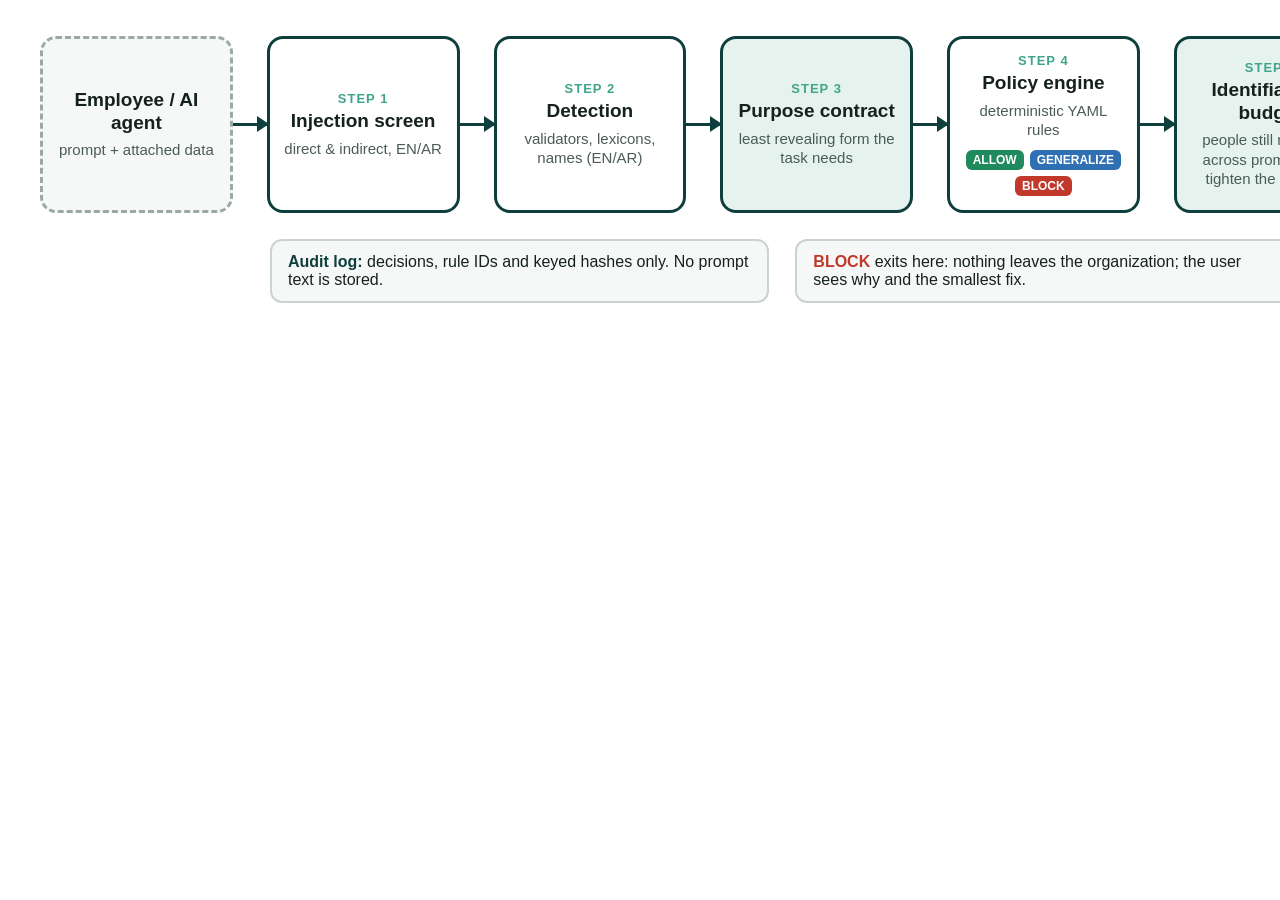
<file: docs/figure_sources/architecture.html>
<!doctype html><html><head><meta charset="utf-8"><style>
body{margin:0;background:#fff;font-family:"Helvetica Neue",Arial,sans-serif;color:#15211F}
.wrap{width:1860px;padding:36px 40px 30px;box-sizing:border-box}
.row{display:flex;align-items:stretch;gap:0}
.box{border:3px solid #0E3F3C;border-radius:16px;padding:14px 12px;width:196px;min-height:150px;box-sizing:border-box;display:flex;flex-direction:column;justify-content:center;text-align:center;background:#fff}
.box b{font-size:19px;display:block;margin-bottom:6px;line-height:1.2}.box span{font-size:15px;color:#4A5B58;line-height:1.3}.box em{font-style:normal;display:block;font-size:13px;font-weight:700;color:#3FA58A;letter-spacing:.08em;margin-bottom:4px}
.box.key{background:#E6F2EE}
.arrow{width:34px;height:3px;background:#0E3F3C;position:relative;flex-shrink:0;align-self:center}
.arrow:after{content:"";position:absolute;right:-2px;top:-7px;border-left:12px solid #0E3F3C;border-top:8.5px solid transparent;border-bottom:8.5px solid transparent}
.ends{border:3px dashed #9AA9A6;background:#F6F8F7}
.ends.model{border:3px solid #E0A800;background:#FFF8E6}
.below{display:flex;gap:26px;margin-top:26px;margin-left:230px}
.note{border:2px solid #C9D3D1;border-radius:12px;padding:12px 16px;font-size:16px;background:#F6F8F7;flex:1}
.note b{color:#0E3F3C}
.block{color:#C0392B;font-weight:700}
.dec{display:flex;gap:6px;justify-content:center;margin-top:10px}
.dec{flex-wrap:wrap}.dec i{font-style:normal;color:#fff;font-weight:700;font-size:12px;padding:3px 7px;border-radius:6px}
</style></head><body><div class="wrap">
<div class="row">
 <div class="box ends"><b>Employee / AI agent</b><span>prompt + attached data</span></div><div class="arrow"></div>
 <div class="box"><em>STEP 1</em><b>Injection screen</b><span>direct &amp; indirect, EN/AR</span></div><div class="arrow"></div>
 <div class="box"><em>STEP 2</em><b>Detection</b><span>validators, lexicons, names (EN/AR)</span></div><div class="arrow"></div>
 <div class="box key"><em>STEP 3</em><b>Purpose contract</b><span>least revealing form the task needs</span></div><div class="arrow"></div>
 <div class="box"><em>STEP 4</em><b>Policy engine</b><span>deterministic YAML rules</span>
   <div class="dec"><i style="background:#1F8A5B">ALLOW</i><i style="background:#2F6FB3">GENERALIZE</i><i style="background:#C0392B">BLOCK</i></div></div><div class="arrow"></div>
 <div class="box key"><em>STEP 5</em><b>Identifiability budget</b><span>people still matching across prompts; can tighten the decision</span></div><div class="arrow"></div>
 <div class="box"><em>STEP 6</em><b>Generalizer</b><span>rewrites to safe text</span></div><div class="arrow"></div>
 <div class="box ends model"><b>AI model</b><span>receives safe text only</span></div>
</div>
<div class="below">
 <div class="note"><b>Audit log:</b> decisions, rule IDs and keyed hashes only. No prompt text is stored.</div>
 <div class="note"><span class="block">BLOCK</span> exits here: nothing leaves the organization; the user sees why and the smallest fix.</div>
 <div class="note"><b>Runs locally</b> on an 8 GB laptop. An LLM is optional and never makes the security decision.</div>
</div>
</div></body></html>
</file>
